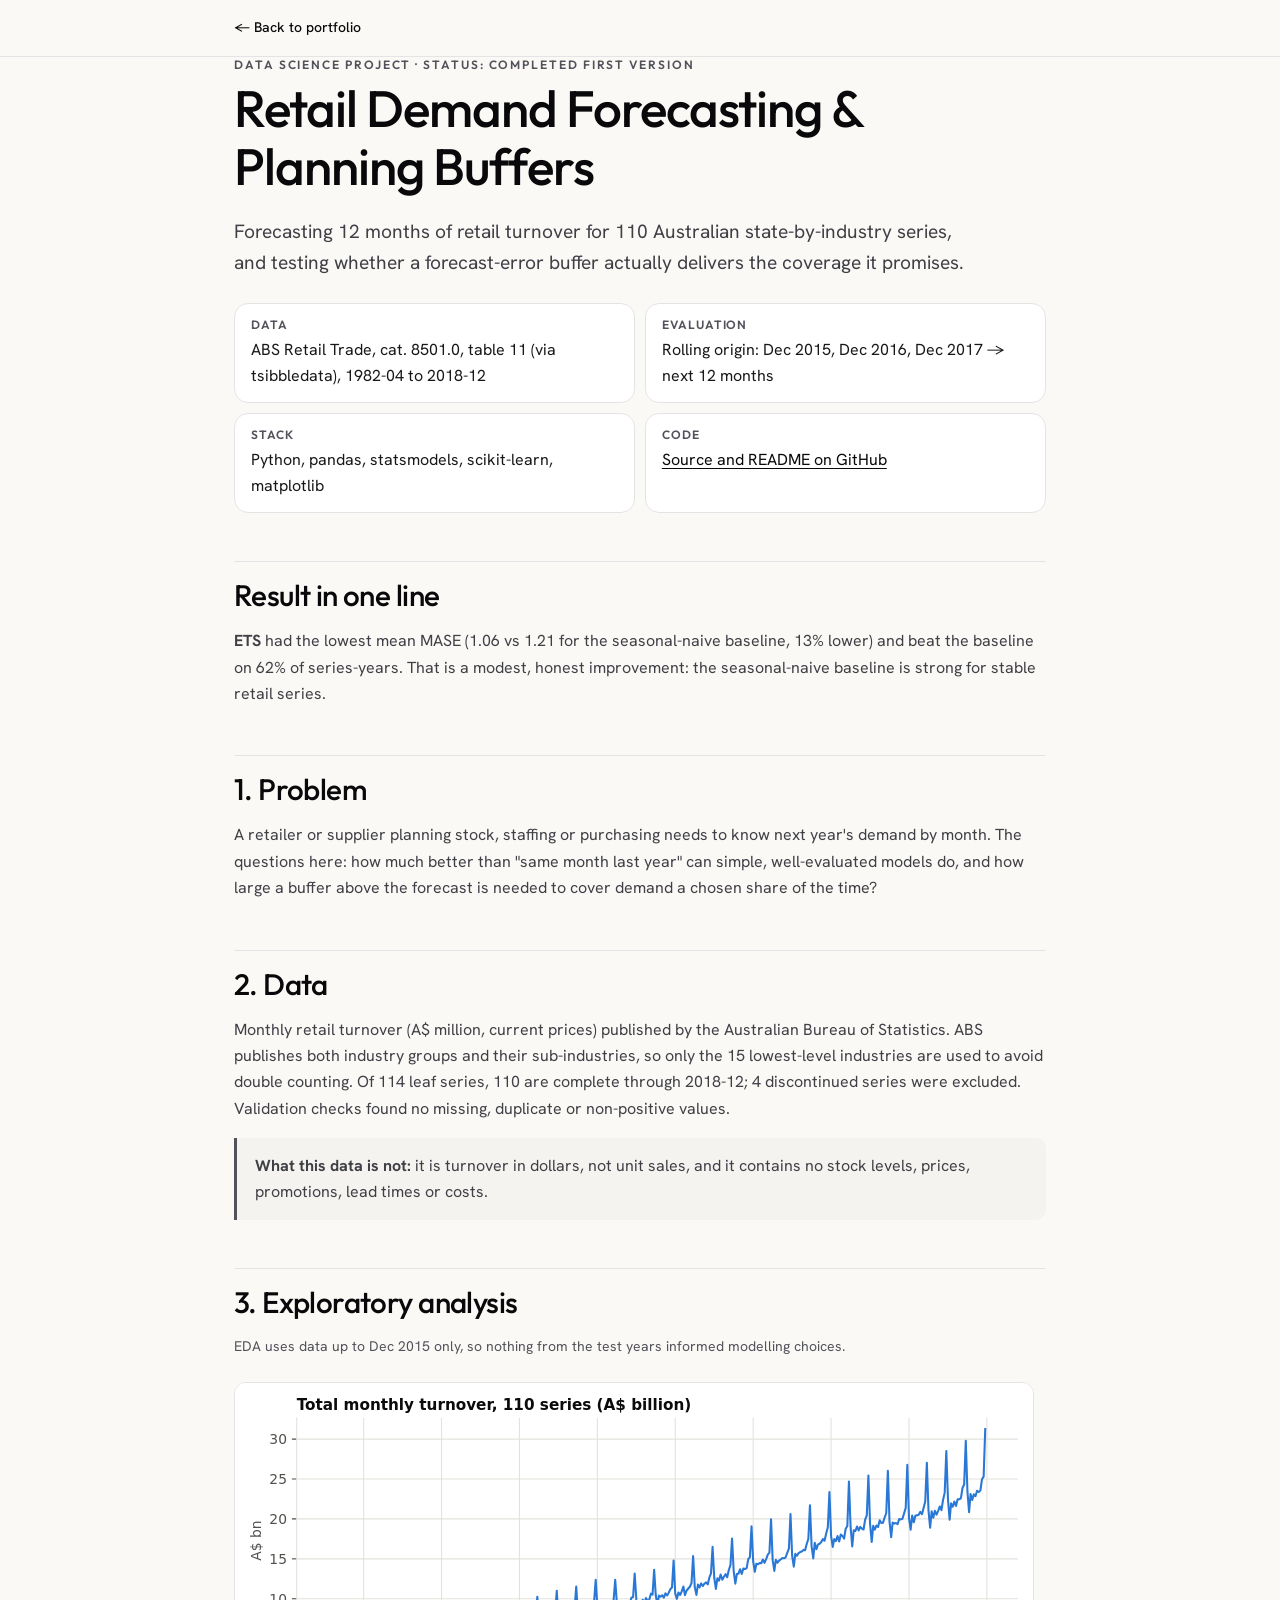
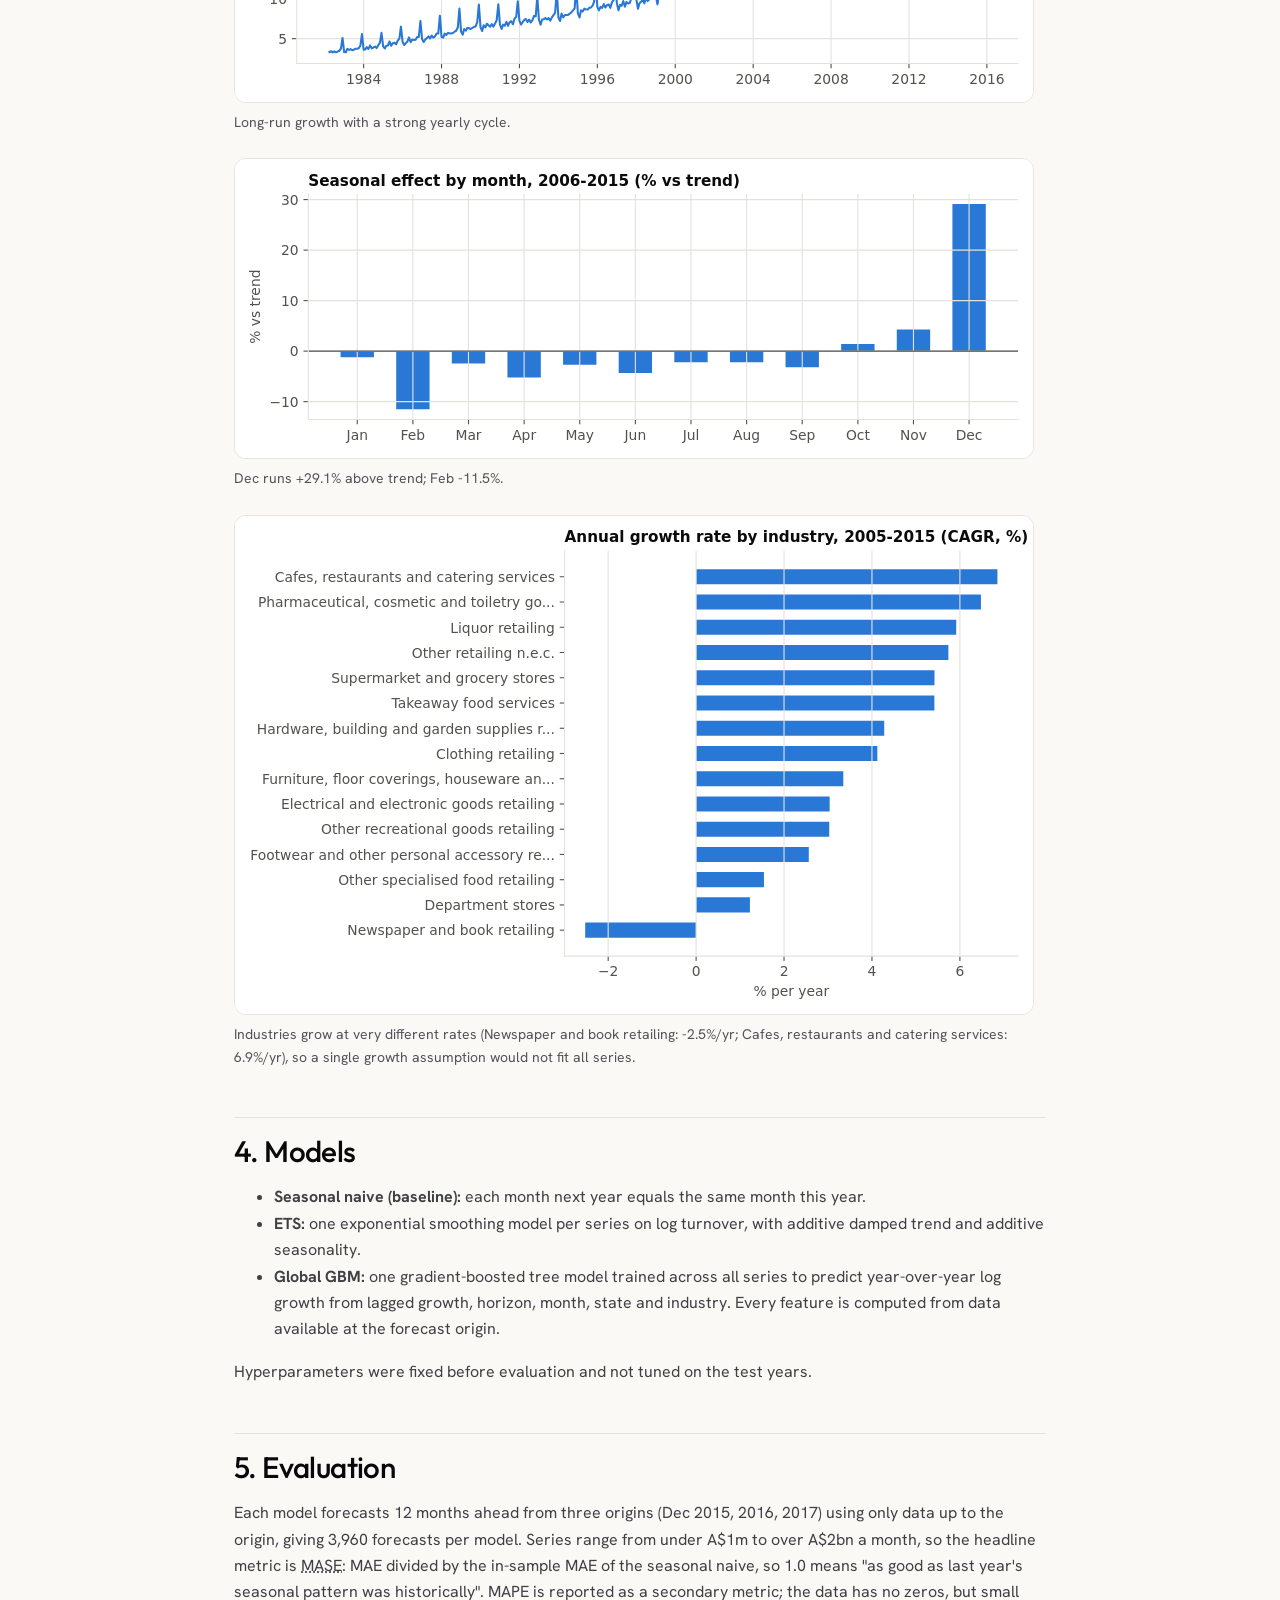
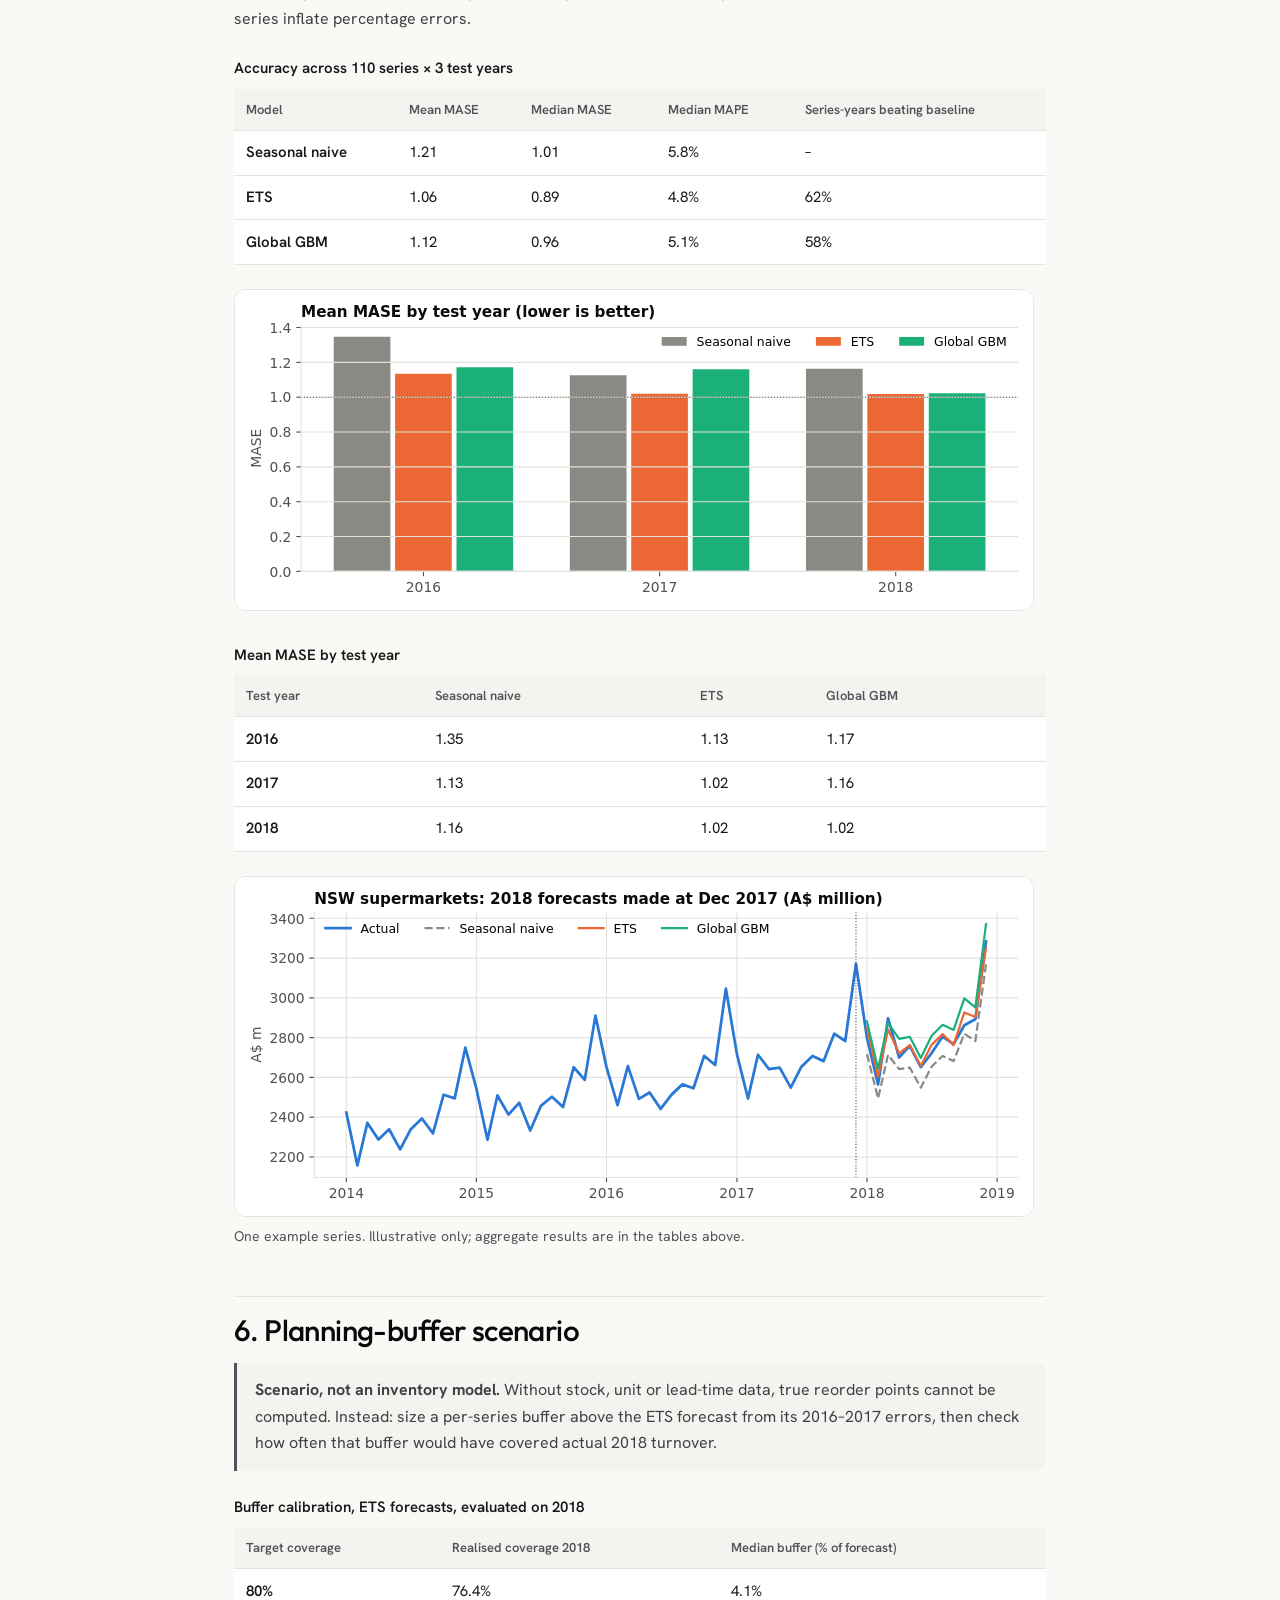
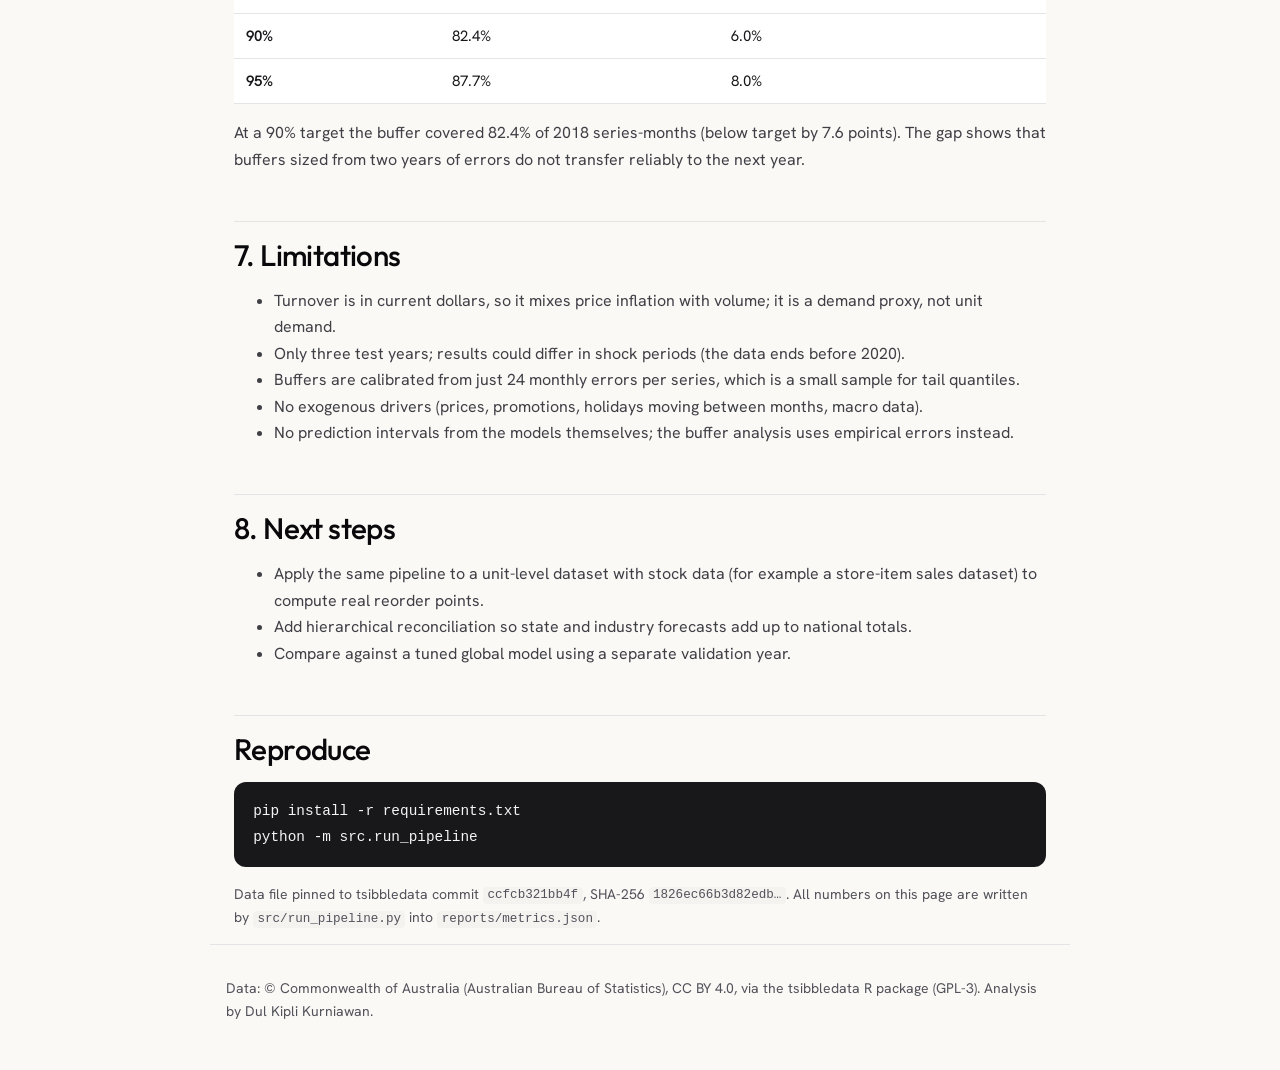
<file: projects/retail-demand-forecasting/index.html>
<!DOCTYPE html>
<html lang="en">
<head>
<meta charset="utf-8"/>
<meta name="viewport" content="width=device-width, initial-scale=1"/>
<title>Retail Demand Forecasting — Dul Kipli Kurniawan</title>
<meta name="description" content="Reproducible monthly retail turnover forecasting on 110 Australian state-by-industry series: seasonal-naive baseline vs ETS vs a global gradient-boosted model, with rolling-origin evaluation."/>
<link rel="canonical" href="https://dkiplikurniawan.github.io/portfolio/projects/retail-demand-forecasting/"/>
<link rel="icon" href="../../assets/favicon.svg" type="image/svg+xml"/>
<link rel="stylesheet" href="../../assets/case-study.css"/>
</head>
<body>
<a class="skip" href="#main">Skip to content</a>
<header class="topbar"><div class="wrap"><a href="../../index.html#projects">← Back to portfolio</a></div></header>
<main id="main" class="wrap prose">
<p class="eyebrow">Data science project · Status: completed first version</p>
<h1>Retail Demand Forecasting &amp; Planning Buffers</h1>
<p class="lede">Forecasting 12 months of retail turnover for 110 Australian state-by-industry series, and testing whether a forecast-error buffer actually delivers the coverage it promises.</p>

<dl class="facts">
<div><dt>Data</dt><dd>ABS Retail Trade, cat. 8501.0, table 11 (via tsibbledata), 1982-04 to 2018-12</dd></div>
<div><dt>Evaluation</dt><dd>Rolling origin: Dec 2015, Dec 2016, Dec 2017 → next 12 months</dd></div>
<div><dt>Stack</dt><dd>Python, pandas, statsmodels, scikit-learn, matplotlib</dd></div>
<div><dt>Code</dt><dd><a href="https://github.com/dkiplikurniawan/portfolio/tree/main/projects/retail-demand-forecasting">Source and README on GitHub</a></dd></div>
</dl>

<h2>Result in one line</h2>
<p><strong>ETS</strong> had the lowest mean MASE (1.06 vs 1.21 for the seasonal-naive baseline, 13% lower) and beat the baseline on 62% of series-years. That is a modest, honest improvement: the seasonal-naive baseline is strong for stable retail series.</p>

<h2>1. Problem</h2>
<p>A retailer or supplier planning stock, staffing or purchasing needs to know next year's demand by month. The questions here: how much better than "same month last year" can simple, well-evaluated models do, and how large a buffer above the forecast is needed to cover demand a chosen share of the time?</p>

<h2>2. Data</h2>
<p>Monthly retail turnover (A$ million, current prices) published by the Australian Bureau of Statistics. ABS publishes both industry groups and their sub-industries, so only the 15 lowest-level industries are used to avoid double counting. Of 114 leaf series, 110 are complete through 2018-12; 4 discontinued series were excluded. Validation checks found no missing, duplicate or non-positive values.</p>
<p class="note"><strong>What this data is not:</strong> it is turnover in dollars, not unit sales, and it contains no stock levels, prices, promotions, lead times or costs.</p>

<h2>3. Exploratory analysis</h2>
<p class="small">EDA uses data up to Dec 2015 only, so nothing from the test years informed modelling choices.</p>
<figure><img src="reports/figures/eda_total.svg" width="800" height="320" alt="Line chart of total monthly turnover across 110 series from 1982 to 2015, rising steadily with a sharp spike every December." loading="lazy"/><figcaption>Long-run growth with a strong yearly cycle.</figcaption></figure>
<figure><img src="reports/figures/eda_seasonality.svg" width="800" height="300" alt="Bar chart of the seasonal effect by month. Dec is highest at +29.1% versus trend; Feb is lowest at -11.5%." loading="lazy"/><figcaption>Dec runs +29.1% above trend; Feb -11.5%.</figcaption></figure>
<figure><img src="reports/figures/eda_industry_growth.svg" width="800" height="500" alt="Horizontal bar chart of annual growth by industry from 2005 to 2015. Fastest: Cafes, restaurants and catering services at 6.9% per year. Slowest: Newspaper and book retailing at -2.5% per year." loading="lazy"/><figcaption>Industries grow at very different rates (Newspaper and book retailing: -2.5%/yr; Cafes, restaurants and catering services: 6.9%/yr), so a single growth assumption would not fit all series.</figcaption></figure>

<h2>4. Models</h2>
<ul>
<li><strong>Seasonal naive (baseline):</strong> each month next year equals the same month this year.</li>
<li><strong>ETS:</strong> one exponential smoothing model per series on log turnover, with additive damped trend and additive seasonality.</li>
<li><strong>Global GBM:</strong> one gradient-boosted tree model trained across all series to predict year-over-year log growth from lagged growth, horizon, month, state and industry. Every feature is computed from data available at the forecast origin.</li>
</ul>
<p>Hyperparameters were fixed before evaluation and not tuned on the test years.</p>

<h2>5. Evaluation</h2>
<p>Each model forecasts 12 months ahead from three origins (Dec 2015, 2016, 2017) using only data up to the origin, giving 3,960 forecasts per model. Series range from under A$1m to over A$2bn a month, so the headline metric is <abbr title="Mean Absolute Scaled Error">MASE</abbr>: MAE divided by the in-sample MAE of the seasonal naive, so 1.0 means "as good as last year's seasonal pattern was historically". MAPE is reported as a secondary metric; the data has no zeros, but small series inflate percentage errors.</p>
<div class="table-wrap" tabindex="0" role="region" aria-label="Accuracy table"><table>
<caption>Accuracy across 110 series × 3 test years</caption>
<thead><tr><th scope="col">Model</th><th scope="col">Mean MASE</th><th scope="col">Median MASE</th><th scope="col">Median MAPE</th><th scope="col">Series-years beating baseline</th></tr></thead>
<tbody><tr><th scope='row'>Seasonal naive</th><td>1.21</td><td>1.01</td><td>5.8%</td><td>–</td></tr><tr><th scope='row'>ETS</th><td>1.06</td><td>0.89</td><td>4.8%</td><td>62%</td></tr><tr><th scope='row'>Global GBM</th><td>1.12</td><td>0.96</td><td>5.1%</td><td>58%</td></tr></tbody></table></div>
<figure><img src="reports/figures/mase_by_year.svg" width="800" height="320" alt="Grouped bar chart of mean MASE by test year for the three models. ETS is lowest in every year; the seasonal naive baseline is highest." loading="lazy"/></figure>
<div class="table-wrap" tabindex="0" role="region" aria-label="Accuracy by test year table"><table>
<caption>Mean MASE by test year</caption>
<thead><tr><th scope="col">Test year</th><th scope="col">Seasonal naive</th><th scope="col">ETS</th><th scope="col">Global GBM</th></tr></thead>
<tbody><tr><th scope='row'>2016</th><td>1.35</td><td>1.13</td><td>1.17</td></tr><tr><th scope='row'>2017</th><td>1.13</td><td>1.02</td><td>1.16</td></tr><tr><th scope='row'>2018</th><td>1.16</td><td>1.02</td><td>1.02</td></tr></tbody></table></div>
<figure><img src="reports/figures/forecast_example.svg" width="800" height="340" alt="Line chart of New South Wales supermarket turnover from 2014 to 2018 with three 2018 forecasts overlaid; all three follow the seasonal pattern closely." loading="lazy"/><figcaption>One example series. Illustrative only; aggregate results are in the tables above.</figcaption></figure>

<h2>6. Planning-buffer scenario</h2>
<p class="note"><strong>Scenario, not an inventory model.</strong> Without stock, unit or lead-time data, true reorder points cannot be computed. Instead: size a per-series buffer above the ETS forecast from its 2016–2017 errors, then check how often that buffer would have covered actual 2018 turnover.</p>
<div class="table-wrap" tabindex="0" role="region" aria-label="Buffer calibration table"><table>
<caption>Buffer calibration, ETS forecasts, evaluated on 2018</caption>
<thead><tr><th scope="col">Target coverage</th><th scope="col">Realised coverage 2018</th><th scope="col">Median buffer (% of forecast)</th></tr></thead>
<tbody><tr><th scope='row'>80%</th><td>76.4%</td><td>4.1%</td></tr><tr><th scope='row'>90%</th><td>82.4%</td><td>6.0%</td></tr><tr><th scope='row'>95%</th><td>87.7%</td><td>8.0%</td></tr></tbody></table></div>
<p>At a 90% target the buffer covered 82.4% of 2018 series-months (below target by 7.6 points). The gap shows that buffers sized from two years of errors do not transfer reliably to the next year.</p>

<h2>7. Limitations</h2>
<ul>
<li>Turnover is in current dollars, so it mixes price inflation with volume; it is a demand proxy, not unit demand.</li>
<li>Only three test years; results could differ in shock periods (the data ends before 2020).</li>
<li>Buffers are calibrated from just 24 monthly errors per series, which is a small sample for tail quantiles.</li>
<li>No exogenous drivers (prices, promotions, holidays moving between months, macro data).</li>
<li>No prediction intervals from the models themselves; the buffer analysis uses empirical errors instead.</li>
</ul>

<h2>8. Next steps</h2>
<ul>
<li>Apply the same pipeline to a unit-level dataset with stock data (for example a store-item sales dataset) to compute real reorder points.</li>
<li>Add hierarchical reconciliation so state and industry forecasts add up to national totals.</li>
<li>Compare against a tuned global model using a separate validation year.</li>
</ul>

<h2>Reproduce</h2>
<pre tabindex="0" aria-label="Reproduction commands"><code>pip install -r requirements.txt
python -m src.run_pipeline</code></pre>
<p class="small">Data file pinned to tsibbledata commit <code>ccfcb321bb4f</code>, SHA-256 <code>1826ec66b3d82edb…</code>. All numbers on this page are written by <code>src/run_pipeline.py</code> into <code>reports/metrics.json</code>.</p>
</main>
<footer class="wrap small foot">Data: © Commonwealth of Australia (Australian Bureau of Statistics), CC BY 4.0, via the tsibbledata R package (GPL-3). Analysis by Dul Kipli Kurniawan.</footer>
</body>
</html>
</file>
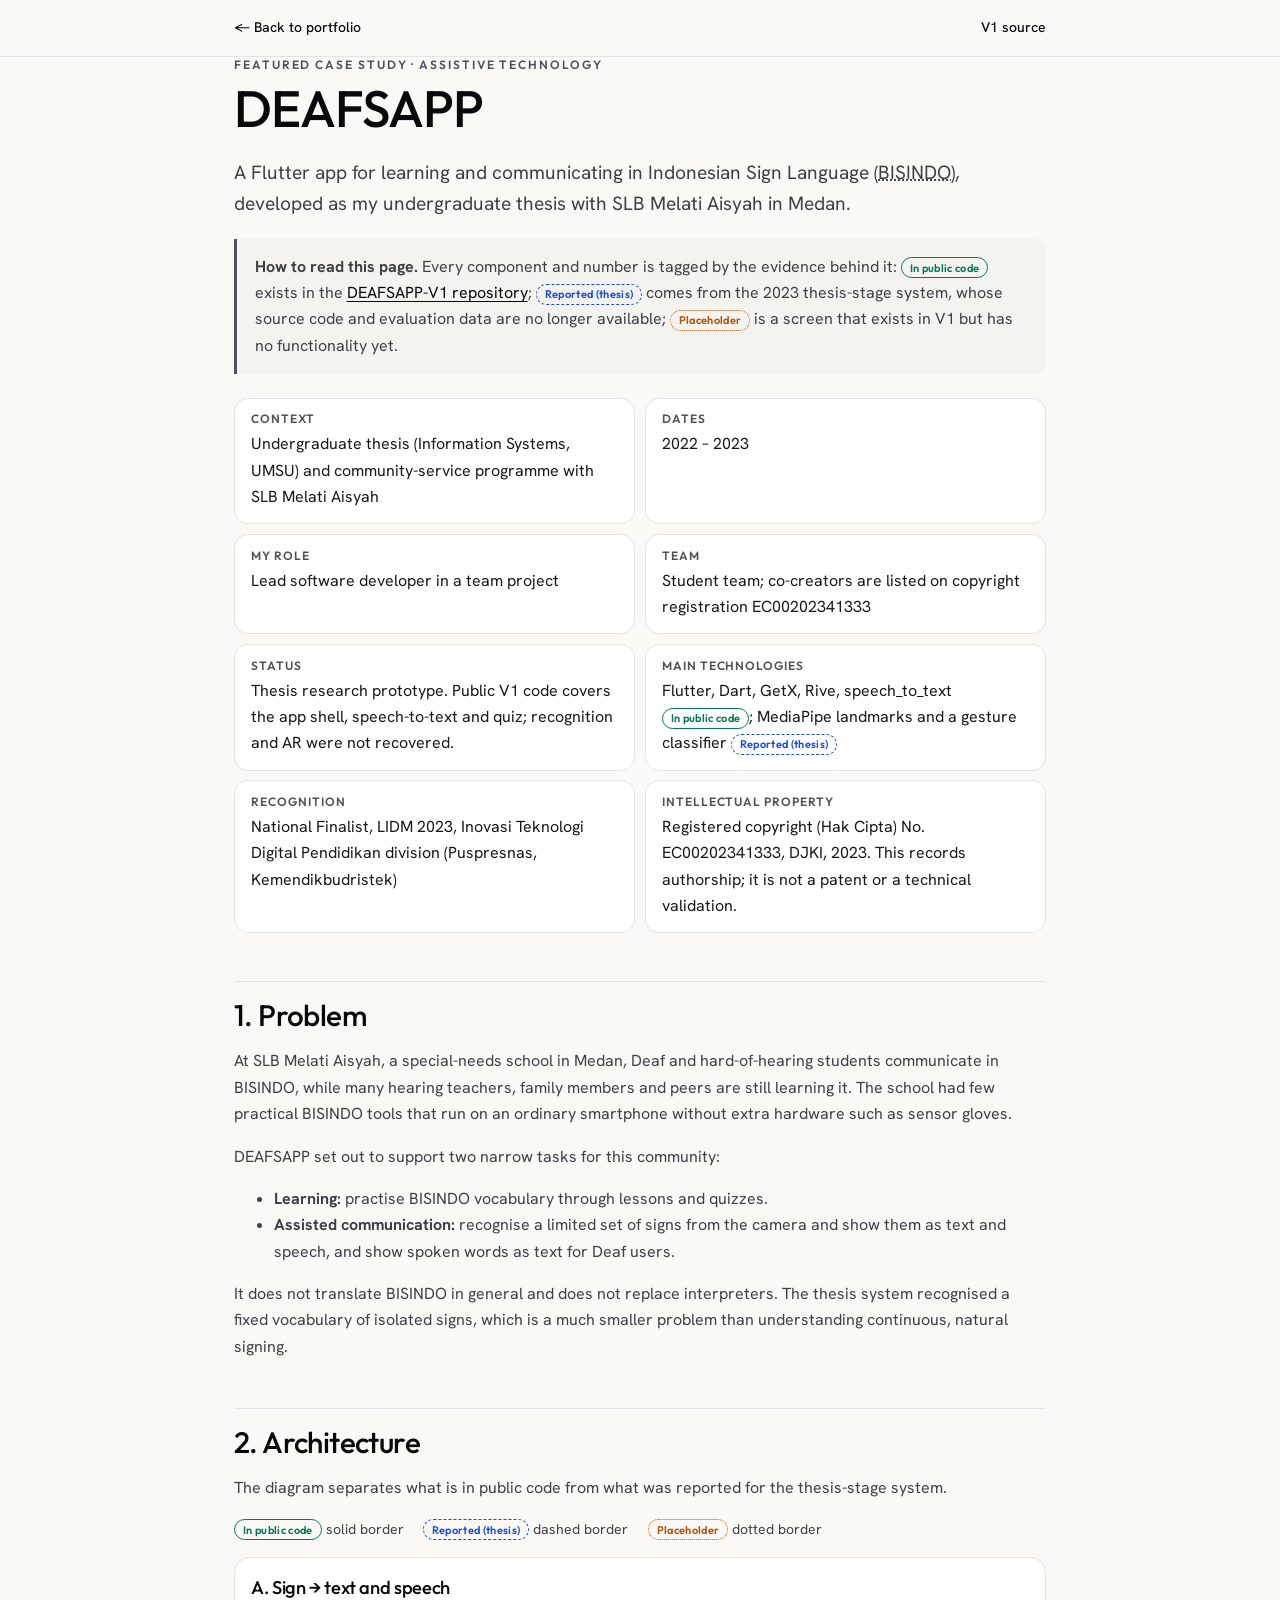
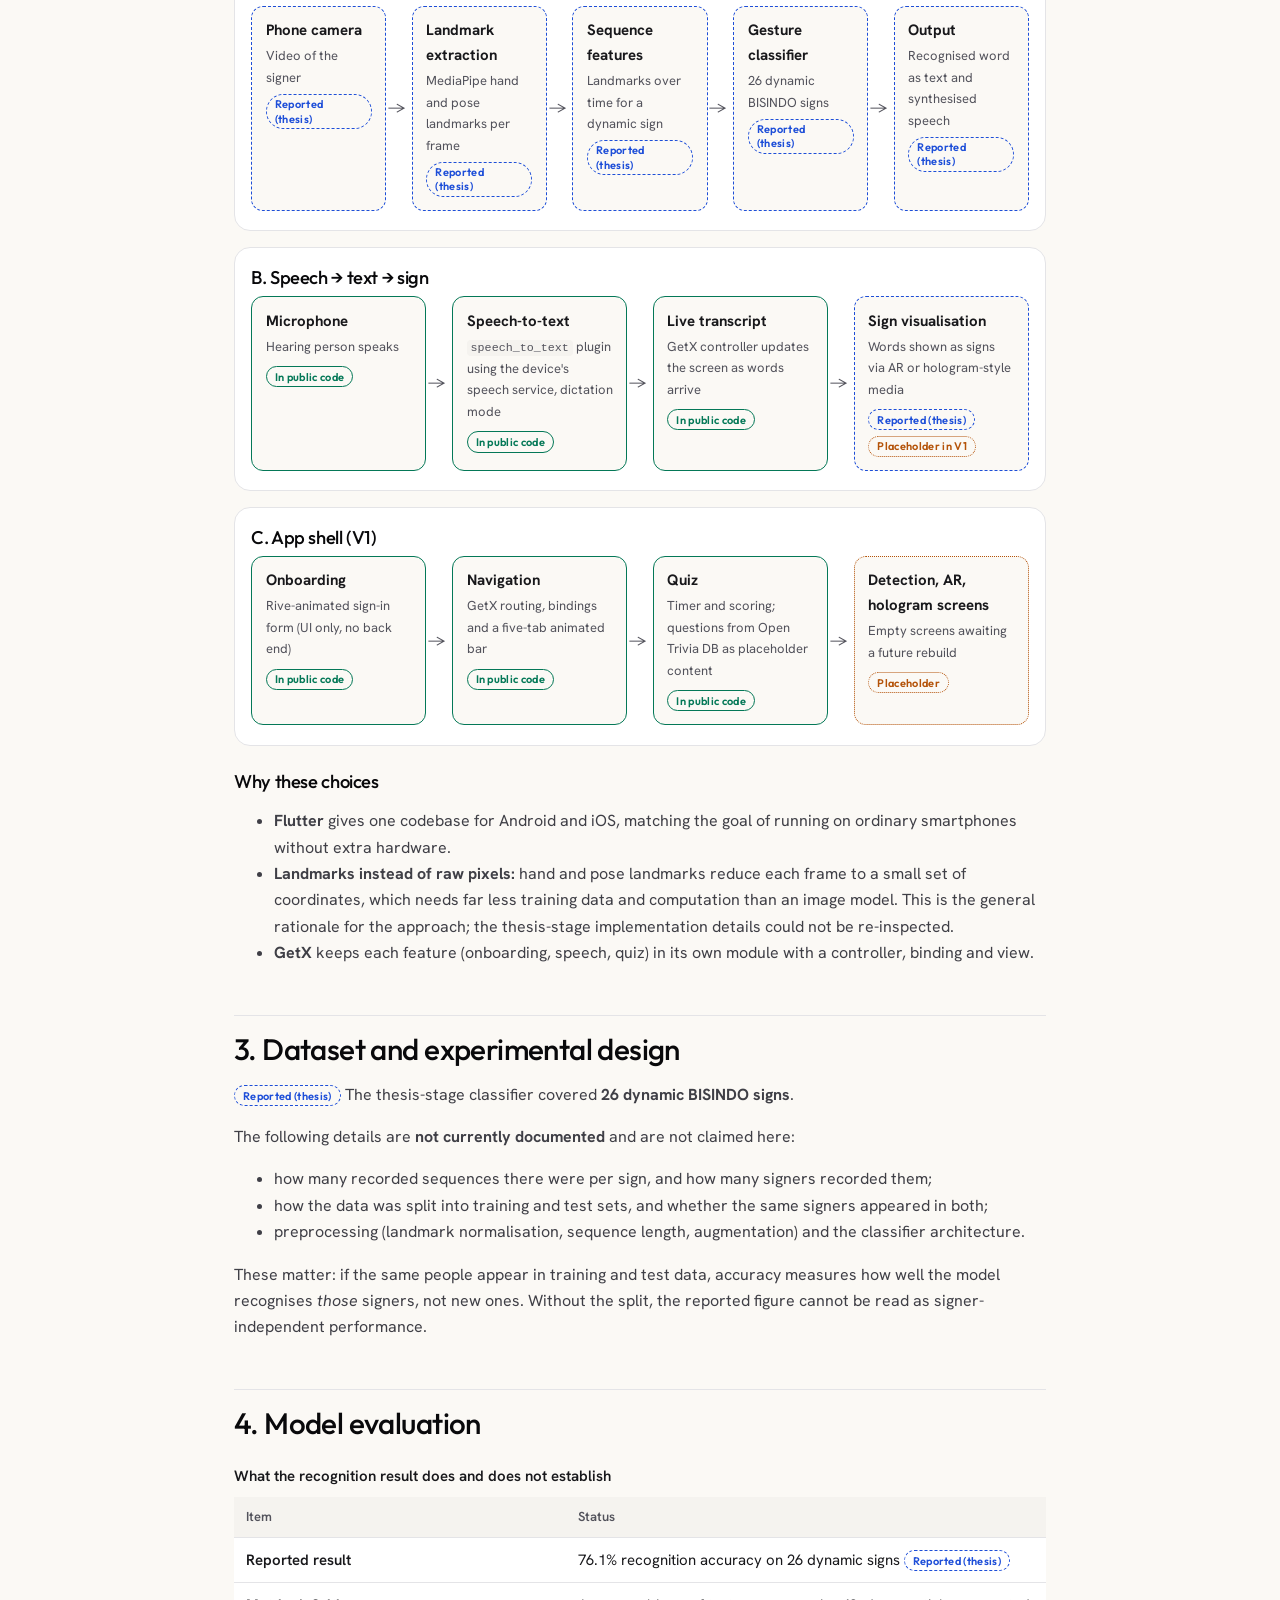
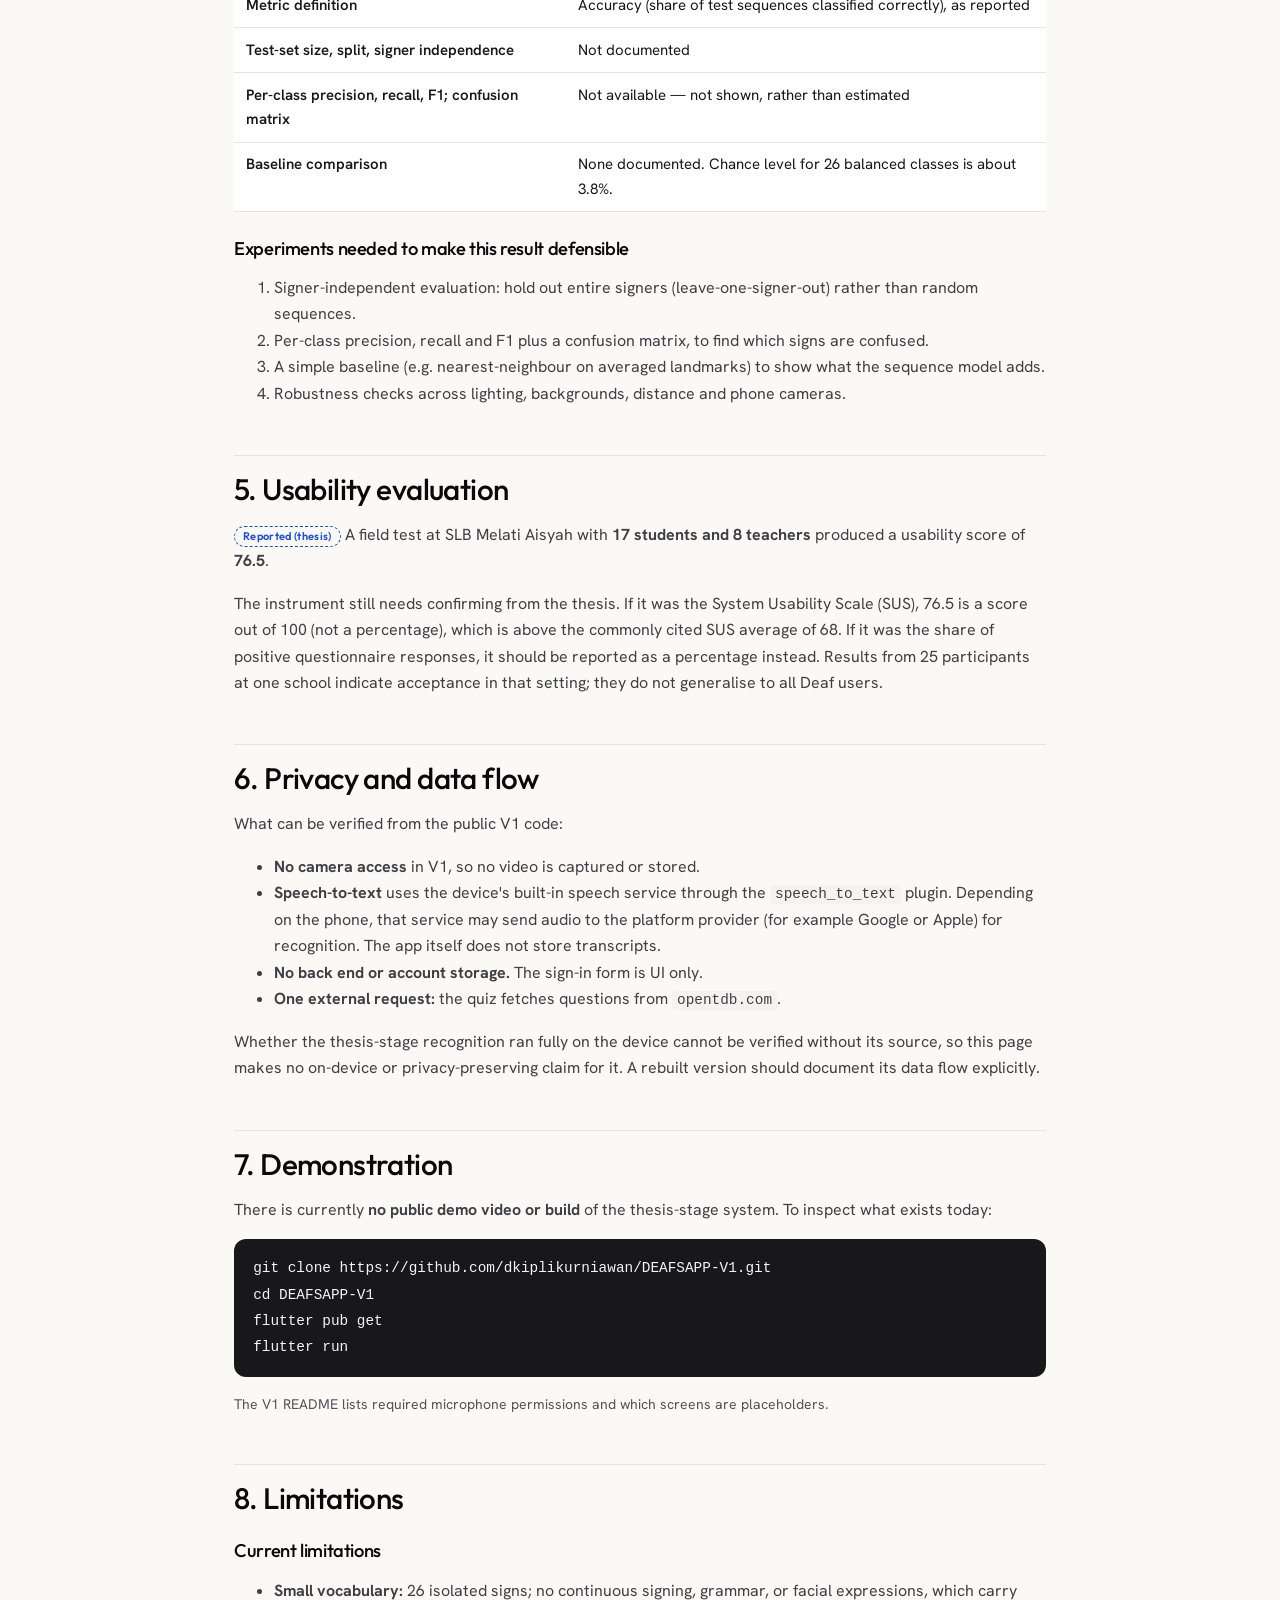
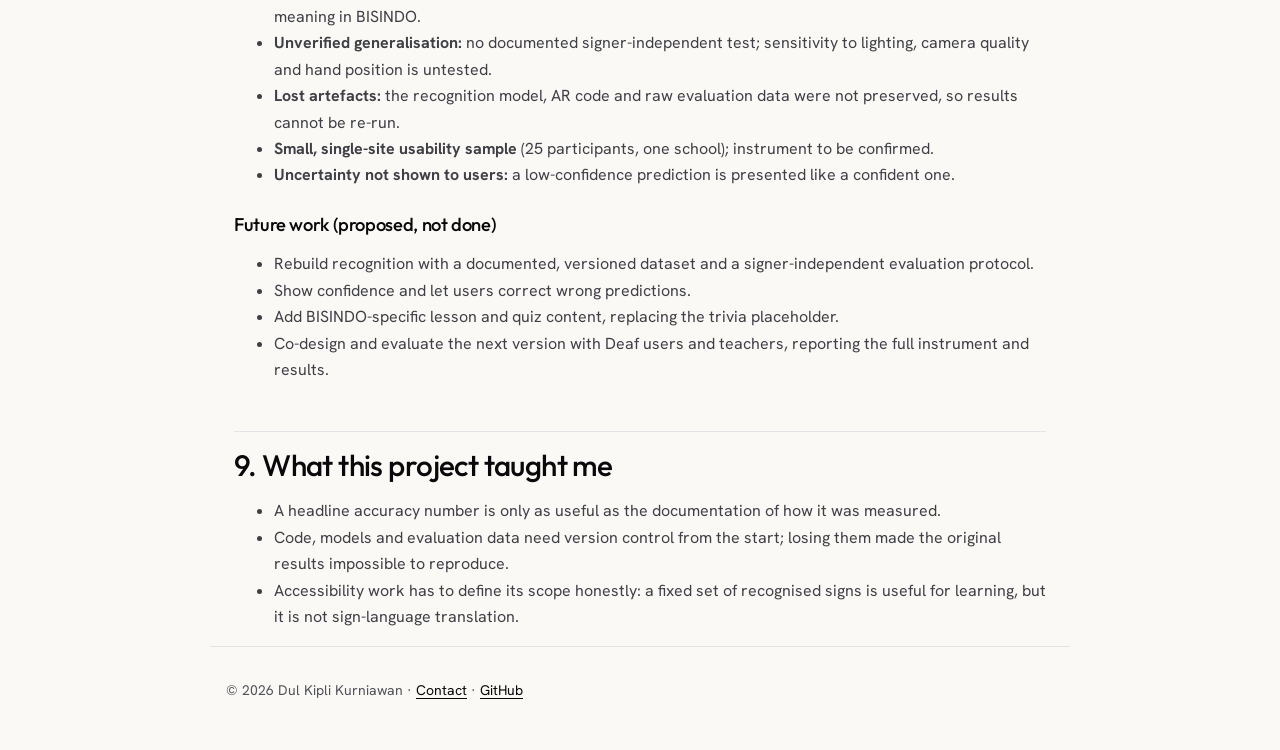
<file: deafsapp.html>
<!DOCTYPE html>
<html lang="en">
<head>
<meta charset="utf-8"/>
<meta name="viewport" content="width=device-width, initial-scale=1"/>
<title>DEAFSAPP case study — Dul Kipli Kurniawan</title>
<meta name="description" content="Case study of DEAFSAPP, a Flutter app for Indonesian Sign Language (BISINDO): problem, architecture, reported evaluation, evidence status, limitations and next steps."/>
<link rel="canonical" href="https://dkiplikurniawan.github.io/portfolio/deafsapp.html"/>
<meta property="og:type" content="article"/>
<meta property="og:title" content="DEAFSAPP — BISINDO sign-language app case study"/>
<meta property="og:description" content="Problem, architecture, reported results and honest limitations of a thesis-stage assistive app for Indonesian Sign Language."/>
<meta property="og:url" content="https://dkiplikurniawan.github.io/portfolio/deafsapp.html"/>
<meta property="og:image" content="https://dkiplikurniawan.github.io/portfolio/assets/og-image.png"/>
<link rel="icon" href="assets/favicon.svg" type="image/svg+xml"/>
<link rel="stylesheet" href="assets/case-study.css"/>
</head>
<body>
<a class="skip" href="#main">Skip to content</a>
<header class="topbar"><div class="wrap"><a href="index.html#deafsapp">← Back to portfolio</a><a href="https://github.com/dkiplikurniawan/DEAFSAPP-V1" rel="noopener">V1 source</a></div></header>

<main id="main" class="wrap">
<p class="eyebrow">Featured case study · Assistive technology</p>
<h1>DEAFSAPP</h1>
<p class="lede">A Flutter app for learning and communicating in Indonesian Sign Language (<abbr title="Bahasa Isyarat Indonesia">BISINDO</abbr>), developed as my undergraduate thesis with SLB Melati Aisyah in Medan.</p>

<p class="note"><strong>How to read this page.</strong> Every component and number is tagged by the evidence behind it:
<span class="tag tag-done">In public code</span> exists in the <a href="https://github.com/dkiplikurniawan/DEAFSAPP-V1" rel="noopener">DEAFSAPP-V1 repository</a>;
<span class="tag tag-reported">Reported (thesis)</span> comes from the 2023 thesis-stage system, whose source code and evaluation data are no longer available;
<span class="tag tag-placeholder">Placeholder</span> is a screen that exists in V1 but has no functionality yet.</p>

<dl class="facts">
  <div><dt>Context</dt><dd>Undergraduate thesis (Information Systems, UMSU) and community-service programme with SLB Melati Aisyah</dd></div>
  <div><dt>Dates</dt><dd>2022 – 2023</dd></div>
  <div><dt>My role</dt><dd>Lead software developer in a team project</dd></div>
  <div><dt>Team</dt><dd>Student team; co-creators are listed on copyright registration EC00202341333</dd></div>
  <div><dt>Status</dt><dd>Thesis research prototype. Public V1 code covers the app shell, speech-to-text and quiz; recognition and AR were not recovered.</dd></div>
  <div><dt>Main technologies</dt><dd>Flutter, Dart, GetX, Rive, speech_to_text <span class="tag tag-done">In public code</span>; MediaPipe landmarks and a gesture classifier <span class="tag tag-reported">Reported (thesis)</span></dd></div>
  <div><dt>Recognition</dt><dd>National Finalist, LIDM 2023, <span lang="id">Inovasi Teknologi Digital Pendidikan</span> division (Puspresnas, Kemendikbudristek)</dd></div>
  <div><dt>Intellectual property</dt><dd>Registered copyright (Hak Cipta) No. EC00202341333, DJKI, 2023. This records authorship; it is not a patent or a technical validation.</dd></div>
</dl>

<h2 id="problem">1. Problem</h2>
<p>At SLB Melati Aisyah, a special-needs school in Medan, Deaf and hard-of-hearing students communicate in BISINDO, while many hearing teachers, family members and peers are still learning it. The school had few practical BISINDO tools that run on an ordinary smartphone without extra hardware such as sensor gloves.</p>
<p>DEAFSAPP set out to support two narrow tasks for this community:</p>
<ul>
  <li><strong>Learning:</strong> practise BISINDO vocabulary through lessons and quizzes.</li>
  <li><strong>Assisted communication:</strong> recognise a limited set of signs from the camera and show them as text and speech, and show spoken words as text for Deaf users.</li>
</ul>
<p>It does not translate BISINDO in general and does not replace interpreters. The thesis system recognised a fixed vocabulary of isolated signs, which is a much smaller problem than understanding continuous, natural signing.</p>

<h2 id="architecture">2. Architecture</h2>
<p>The diagram separates what is in public code from what was reported for the thesis-stage system.</p>
<ul class="legend" aria-label="Diagram legend">
  <li><span class="tag tag-done">In public code</span> solid border</li>
  <li><span class="tag tag-reported">Reported (thesis)</span> dashed border</li>
  <li><span class="tag tag-placeholder">Placeholder</span> dotted border</li>
</ul>

<div class="flow-block">
  <h3>A. Sign → text and speech</h3>
  <ol class="flow">
    <li class="s-reported"><strong>Phone camera</strong><span class="d">Video of the signer</span><span class="tag tag-reported">Reported (thesis)</span></li>
    <li class="s-reported"><strong>Landmark extraction</strong><span class="d">MediaPipe hand and pose landmarks per frame</span><span class="tag tag-reported">Reported (thesis)</span></li>
    <li class="s-reported"><strong>Sequence features</strong><span class="d">Landmarks over time for a dynamic sign</span><span class="tag tag-reported">Reported (thesis)</span></li>
    <li class="s-reported"><strong>Gesture classifier</strong><span class="d">26 dynamic BISINDO signs</span><span class="tag tag-reported">Reported (thesis)</span></li>
    <li class="s-reported"><strong>Output</strong><span class="d">Recognised word as text and synthesised speech</span><span class="tag tag-reported">Reported (thesis)</span></li>
  </ol>
</div>

<div class="flow-block">
  <h3>B. Speech → text → sign</h3>
  <ol class="flow">
    <li class="s-done"><strong>Microphone</strong><span class="d">Hearing person speaks</span><span class="tag tag-done">In public code</span></li>
    <li class="s-done"><strong>Speech-to-text</strong><span class="d"><code>speech_to_text</code> plugin using the device's speech service, dictation mode</span><span class="tag tag-done">In public code</span></li>
    <li class="s-done"><strong>Live transcript</strong><span class="d">GetX controller updates the screen as words arrive</span><span class="tag tag-done">In public code</span></li>
    <li class="s-reported"><strong>Sign visualisation</strong><span class="d">Words shown as signs via AR or hologram-style media</span><span class="tag tag-reported">Reported (thesis)</span> <span class="tag tag-placeholder">Placeholder in V1</span></li>
  </ol>
</div>

<div class="flow-block">
  <h3>C. App shell (V1)</h3>
  <ol class="flow">
    <li class="s-done"><strong>Onboarding</strong><span class="d">Rive-animated sign-in form (UI only, no back end)</span><span class="tag tag-done">In public code</span></li>
    <li class="s-done"><strong>Navigation</strong><span class="d">GetX routing, bindings and a five-tab animated bar</span><span class="tag tag-done">In public code</span></li>
    <li class="s-done"><strong>Quiz</strong><span class="d">Timer and scoring; questions from Open Trivia DB as placeholder content</span><span class="tag tag-done">In public code</span></li>
    <li class="s-placeholder"><strong>Detection, AR, hologram screens</strong><span class="d">Empty screens awaiting a future rebuild</span><span class="tag tag-placeholder">Placeholder</span></li>
  </ol>
</div>

<h3>Why these choices</h3>
<ul>
  <li><strong>Flutter</strong> gives one codebase for Android and iOS, matching the goal of running on ordinary smartphones without extra hardware.</li>
  <li><strong>Landmarks instead of raw pixels:</strong> hand and pose landmarks reduce each frame to a small set of coordinates, which needs far less training data and computation than an image model. This is the general rationale for the approach; the thesis-stage implementation details could not be re-inspected.</li>
  <li><strong>GetX</strong> keeps each feature (onboarding, speech, quiz) in its own module with a controller, binding and view.</li>
</ul>

<h2 id="data">3. Dataset and experimental design</h2>
<p><span class="tag tag-reported">Reported (thesis)</span> The thesis-stage classifier covered <strong>26 dynamic BISINDO signs</strong>.</p>
<p>The following details are <strong>not currently documented</strong> and are not claimed here:</p>
<ul>
  <li>how many recorded sequences there were per sign, and how many signers recorded them;</li>
  <li>how the data was split into training and test sets, and whether the same signers appeared in both;</li>
  <li>preprocessing (landmark normalisation, sequence length, augmentation) and the classifier architecture.</li>
</ul>
<p>These matter: if the same people appear in training and test data, accuracy measures how well the model recognises <em>those</em> signers, not new ones. Without the split, the reported figure cannot be read as signer-independent performance.</p>

<h2 id="evaluation">4. Model evaluation</h2>
<div class="table-wrap" tabindex="0" role="region" aria-label="Scrollable table"><table>
<caption>What the recognition result does and does not establish</caption>
<thead><tr><th scope="col">Item</th><th scope="col">Status</th></tr></thead>
<tbody>
<tr><th scope="row">Reported result</th><td>76.1% recognition accuracy on 26 dynamic signs <span class="tag tag-reported">Reported (thesis)</span></td></tr>
<tr><th scope="row">Metric definition</th><td>Accuracy (share of test sequences classified correctly), as reported</td></tr>
<tr><th scope="row">Test-set size, split, signer independence</th><td>Not documented</td></tr>
<tr><th scope="row">Per-class precision, recall, F1; confusion matrix</th><td>Not available — not shown, rather than estimated</td></tr>
<tr><th scope="row">Baseline comparison</th><td>None documented. Chance level for 26 balanced classes is about 3.8%.</td></tr>
</tbody></table></div>
<h3>Experiments needed to make this result defensible</h3>
<ol>
  <li>Signer-independent evaluation: hold out entire signers (leave-one-signer-out) rather than random sequences.</li>
  <li>Per-class precision, recall and F1 plus a confusion matrix, to find which signs are confused.</li>
  <li>A simple baseline (e.g. nearest-neighbour on averaged landmarks) to show what the sequence model adds.</li>
  <li>Robustness checks across lighting, backgrounds, distance and phone cameras.</li>
</ol>

<h2 id="usability">5. Usability evaluation</h2>
<p><span class="tag tag-reported">Reported (thesis)</span> A field test at SLB Melati Aisyah with <strong>17 students and 8 teachers</strong> produced a usability score of <strong>76.5</strong>.</p>
<p>The instrument still needs confirming from the thesis. If it was the System Usability Scale (SUS), 76.5 is a score out of 100 (not a percentage), which is above the commonly cited SUS average of 68. If it was the share of positive questionnaire responses, it should be reported as a percentage instead. Results from 25 participants at one school indicate acceptance in that setting; they do not generalise to all Deaf users.</p>

<h2 id="privacy">6. Privacy and data flow</h2>
<p>What can be verified from the public V1 code:</p>
<ul>
  <li><strong>No camera access</strong> in V1, so no video is captured or stored.</li>
  <li><strong>Speech-to-text</strong> uses the device's built-in speech service through the <code>speech_to_text</code> plugin. Depending on the phone, that service may send audio to the platform provider (for example Google or Apple) for recognition. The app itself does not store transcripts.</li>
  <li><strong>No back end or account storage.</strong> The sign-in form is UI only.</li>
  <li><strong>One external request:</strong> the quiz fetches questions from <code>opentdb.com</code>.</li>
</ul>
<p>Whether the thesis-stage recognition ran fully on the device cannot be verified without its source, so this page makes no on-device or privacy-preserving claim for it. A rebuilt version should document its data flow explicitly.</p>

<h2 id="demo">7. Demonstration</h2>
<p>There is currently <strong>no public demo video or build</strong> of the thesis-stage system. To inspect what exists today:</p>
<pre tabindex="0" aria-label="Commands to run DEAFSAPP V1"><code>git clone https://github.com/dkiplikurniawan/DEAFSAPP-V1.git
cd DEAFSAPP-V1
flutter pub get
flutter run</code></pre>
<p class="small">The V1 README lists required microphone permissions and which screens are placeholders.</p>

<h2 id="limitations">8. Limitations</h2>
<h3>Current limitations</h3>
<ul>
  <li><strong>Small vocabulary:</strong> 26 isolated signs; no continuous signing, grammar, or facial expressions, which carry meaning in BISINDO.</li>
  <li><strong>Unverified generalisation:</strong> no documented signer-independent test; sensitivity to lighting, camera quality and hand position is untested.</li>
  <li><strong>Lost artefacts:</strong> the recognition model, AR code and raw evaluation data were not preserved, so results cannot be re-run.</li>
  <li><strong>Small, single-site usability sample</strong> (25 participants, one school); instrument to be confirmed.</li>
  <li><strong>Uncertainty not shown to users:</strong> a low-confidence prediction is presented like a confident one.</li>
</ul>
<h3>Future work (proposed, not done)</h3>
<ul>
  <li>Rebuild recognition with a documented, versioned dataset and a signer-independent evaluation protocol.</li>
  <li>Show confidence and let users correct wrong predictions.</li>
  <li>Add BISINDO-specific lesson and quiz content, replacing the trivia placeholder.</li>
  <li>Co-design and evaluate the next version with Deaf users and teachers, reporting the full instrument and results.</li>
</ul>

<h2 id="lessons">9. What this project taught me</h2>
<ul>
  <li>A headline accuracy number is only as useful as the documentation of how it was measured.</li>
  <li>Code, models and evaluation data need version control from the start; losing them made the original results impossible to reproduce.</li>
  <li>Accessibility work has to define its scope honestly: a fixed set of recognised signs is useful for learning, but it is not sign-language translation.</li>
</ul>
</main>
<footer class="wrap small foot">© 2026 Dul Kipli Kurniawan · <a href="index.html#contact">Contact</a> · <a href="https://github.com/dkiplikurniawan" rel="noopener">GitHub</a></footer>
</body>
</html>
</file>
<file: assets/case-study.css>
/* Shared styles for case-study pages (deafsapp.html, projects/*). Plain CSS, no build step. */
@import url("https://fonts.googleapis.com/css2?family=Outfit:wght@400;500;600&family=Hanken+Grotesk:wght@400;500;600;700&display=swap");

:root {
  --surface: #FBF9F5; --surface-2: #F5F3EF; --card: #fff;
  --ink: #18181B; --ink-2: #3F3F46; --ink-3: #52525B; --line: #E4E4E7;
  --done: #047857; --reported: #1D4ED8; --placeholder: #B45309;
  --focus: #2563EB;
}
* { box-sizing: border-box; }
html { scroll-behavior: smooth; scroll-padding-top: 4.5rem; }
@media (prefers-reduced-motion: reduce) { html { scroll-behavior: auto; } }
body { margin: 0; background: var(--surface); color: var(--ink); font: 16px/1.65 "Hanken Grotesk", system-ui, sans-serif; -webkit-font-smoothing: antialiased; }
h1, h2, h3 { font-family: "Outfit", system-ui, sans-serif; font-weight: 500; letter-spacing: -0.02em; line-height: 1.15; color: #09090B; }
h1 { font-size: clamp(2.1rem, 5vw, 3.2rem); margin: .3rem 0 1rem; }
h2 { font-size: clamp(1.4rem, 3vw, 1.85rem); margin: 3rem 0 1rem; padding-top: 1rem; border-top: 1px solid var(--line); }
h3 { font-size: 1.15rem; margin: 1.6rem 0 .5rem; }
p, li { color: var(--ink-2); }
a { color: #09090B; text-decoration: underline; text-underline-offset: 3px; }
:where(a, button, summary):focus-visible { outline: 2px solid var(--focus); outline-offset: 3px; border-radius: 4px; }
code { font-size: .9em; background: var(--surface-2); padding: .1em .35em; border-radius: 4px; }
pre:focus-visible, .table-wrap:focus-visible { outline: 2px solid var(--focus); outline-offset: 2px; }
pre { background: #18181B; color: #F4F4F5; padding: 1rem 1.2rem; border-radius: 12px; overflow-x: auto; }
pre code { background: none; color: inherit; padding: 0; }

.wrap { max-width: 860px; margin: 0 auto; padding: 0 16px; }
@media (min-width: 640px) { .wrap { padding: 0 24px; } }
.skip { position: absolute; left: 1rem; top: -4rem; background: #18181B; color: #fff; padding: .5rem 1rem; border-radius: 999px; z-index: 10; }
.skip:focus { top: 1rem; }
.topbar { position: sticky; top: 0; z-index: 5; background: rgba(251,249,245,.92); backdrop-filter: blur(12px); border-bottom: 1px solid var(--line); }
.topbar .wrap { display: flex; justify-content: space-between; align-items: center; gap: 1rem; min-height: 3.5rem; font-size: 14px; }
.topbar a { text-decoration: none; font-weight: 500; }
main { padding: 2.5rem 0 4rem; }
.eyebrow { font: 600 12px/1.4 "Outfit", sans-serif; letter-spacing: .16em; text-transform: uppercase; color: var(--ink-3); margin: 0; }
.lede { font-size: 1.2rem; color: var(--ink-2); max-width: 46rem; }
.small { font-size: 14px; color: var(--ink-3); }
.note { background: var(--surface-2); border-left: 3px solid var(--ink-3); padding: .9rem 1.1rem; border-radius: 0 10px 10px 0; }
.foot { padding: 2rem 16px 3rem; border-top: 1px solid var(--line); }

/* Facts list */
.facts { display: grid; grid-template-columns: 1fr; gap: .6rem; margin: 1.5rem 0; padding: 0; }
@media (min-width: 640px) { .facts { grid-template-columns: 1fr 1fr; } }
.facts > div { background: var(--card); border: 1px solid var(--line); border-radius: 14px; padding: .8rem 1rem; }
.facts dt { font: 600 12px/1.4 "Outfit", sans-serif; text-transform: uppercase; letter-spacing: .08em; color: var(--ink-3); }
.facts dd { margin: .2rem 0 0; color: var(--ink); }

/* Tables */
.table-wrap { overflow-x: auto; margin: 1rem 0; }
table { border-collapse: collapse; width: 100%; font-size: 15px; background: var(--card); }
caption { text-align: left; font-weight: 600; padding: .5rem 0; color: var(--ink); }
th, td { padding: .6rem .75rem; border-bottom: 1px solid var(--line); text-align: left; vertical-align: top; }
thead th { font-size: 13px; color: var(--ink-3); font-weight: 600; background: var(--surface-2); }
tbody th { font-weight: 600; color: var(--ink); }
td { font-variant-numeric: tabular-nums; }

figure { margin: 1.5rem 0; }
figure img { max-width: 100%; height: auto; display: block; background: #fff; border: 1px solid var(--line); border-radius: 12px; }
figcaption { font-size: 14px; color: var(--ink-3); margin-top: .5rem; }

/* Evidence tags: text + border style, never colour alone */
.tag { display: inline-block; font: 600 11px/1.3 "Outfit", sans-serif; letter-spacing: .03em; padding: .15rem .5rem; border-radius: 999px; border: 1.5px solid currentColor; white-space: nowrap; }
.tag-done { color: var(--done); }
.tag-reported { color: var(--reported); border-style: dashed; }
.tag-placeholder { color: var(--placeholder); border-style: dotted; }

/* Flow diagram (HTML, so it reflows on small screens) */
.flow-block { background: var(--card); border: 1px solid var(--line); border-radius: 16px; padding: 1rem 1rem 1.2rem; margin: 1rem 0; }
.flow-block h3 { margin-top: .2rem; }
.flow { list-style: none; margin: 0; padding: 0; display: flex; flex-direction: column; gap: 1.6rem; }
.flow li { position: relative; padding: .7rem .85rem; border-radius: 12px; background: var(--surface); border: 1.5px solid var(--line); }
.flow li.s-done { border-color: var(--done); border-style: solid; }
.flow li.s-reported { border-color: var(--reported); border-style: dashed; }
.flow li.s-placeholder { border-color: var(--placeholder); border-style: dotted; }
.flow li strong { display: block; color: var(--ink); font-size: 15px; }
.flow li span.d { display: block; font-size: 13px; color: var(--ink-3); margin: .15rem 0 .35rem; }
.flow li:not(:last-child)::after { content: "↓"; position: absolute; left: 50%; bottom: -1.45rem; transform: translateX(-50%); color: var(--ink-3); font-size: 1rem; line-height: 1; }
@media (min-width: 840px) {
  .flow { flex-direction: row; gap: 1.6rem; align-items: stretch; }
  .flow li { flex: 1 1 0; min-width: 0; overflow-wrap: anywhere; }
  .flow .tag { white-space: normal; }
  .flow li:not(:last-child)::after { content: "→"; left: auto; right: -1.3rem; top: 50%; bottom: auto; transform: translateY(-50%); }
}
.legend { display: flex; flex-wrap: wrap; gap: .6rem 1.2rem; font-size: 14px; margin: .5rem 0 0; padding: 0; list-style: none; }
</file>
